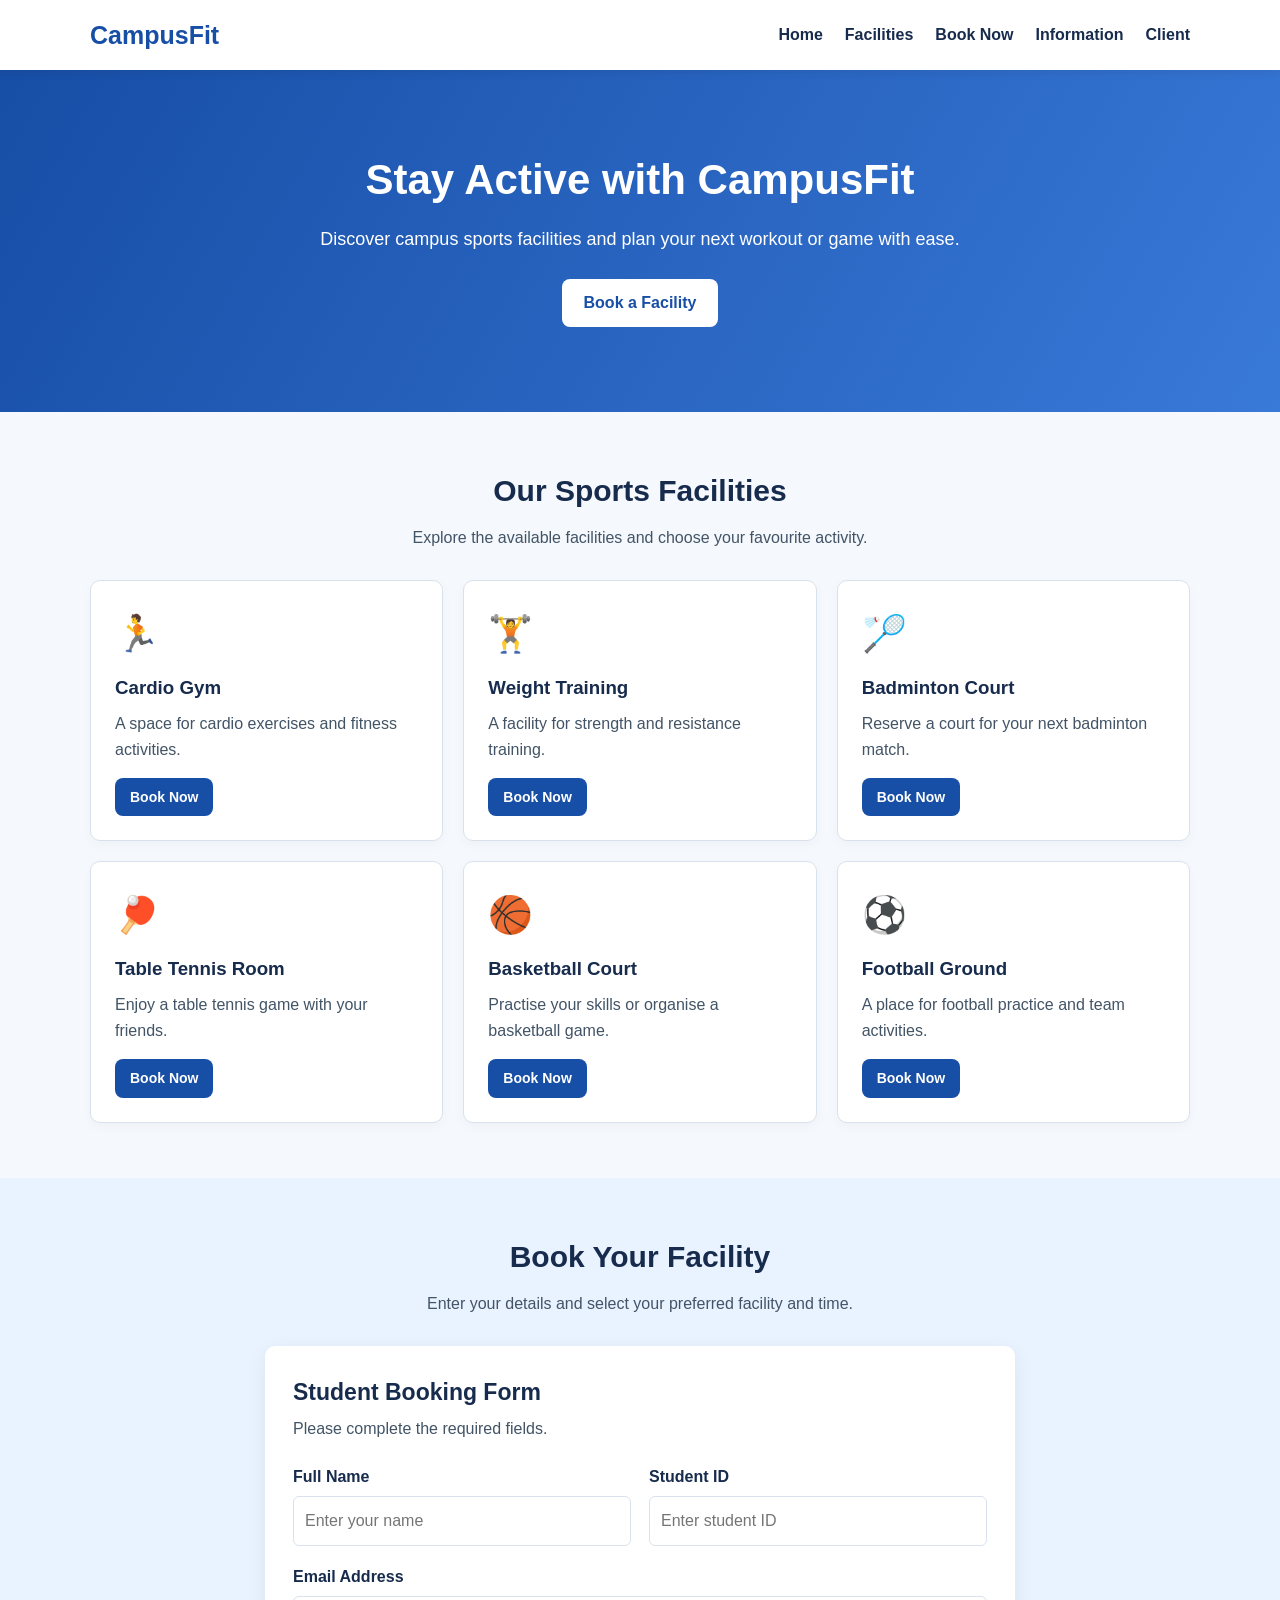
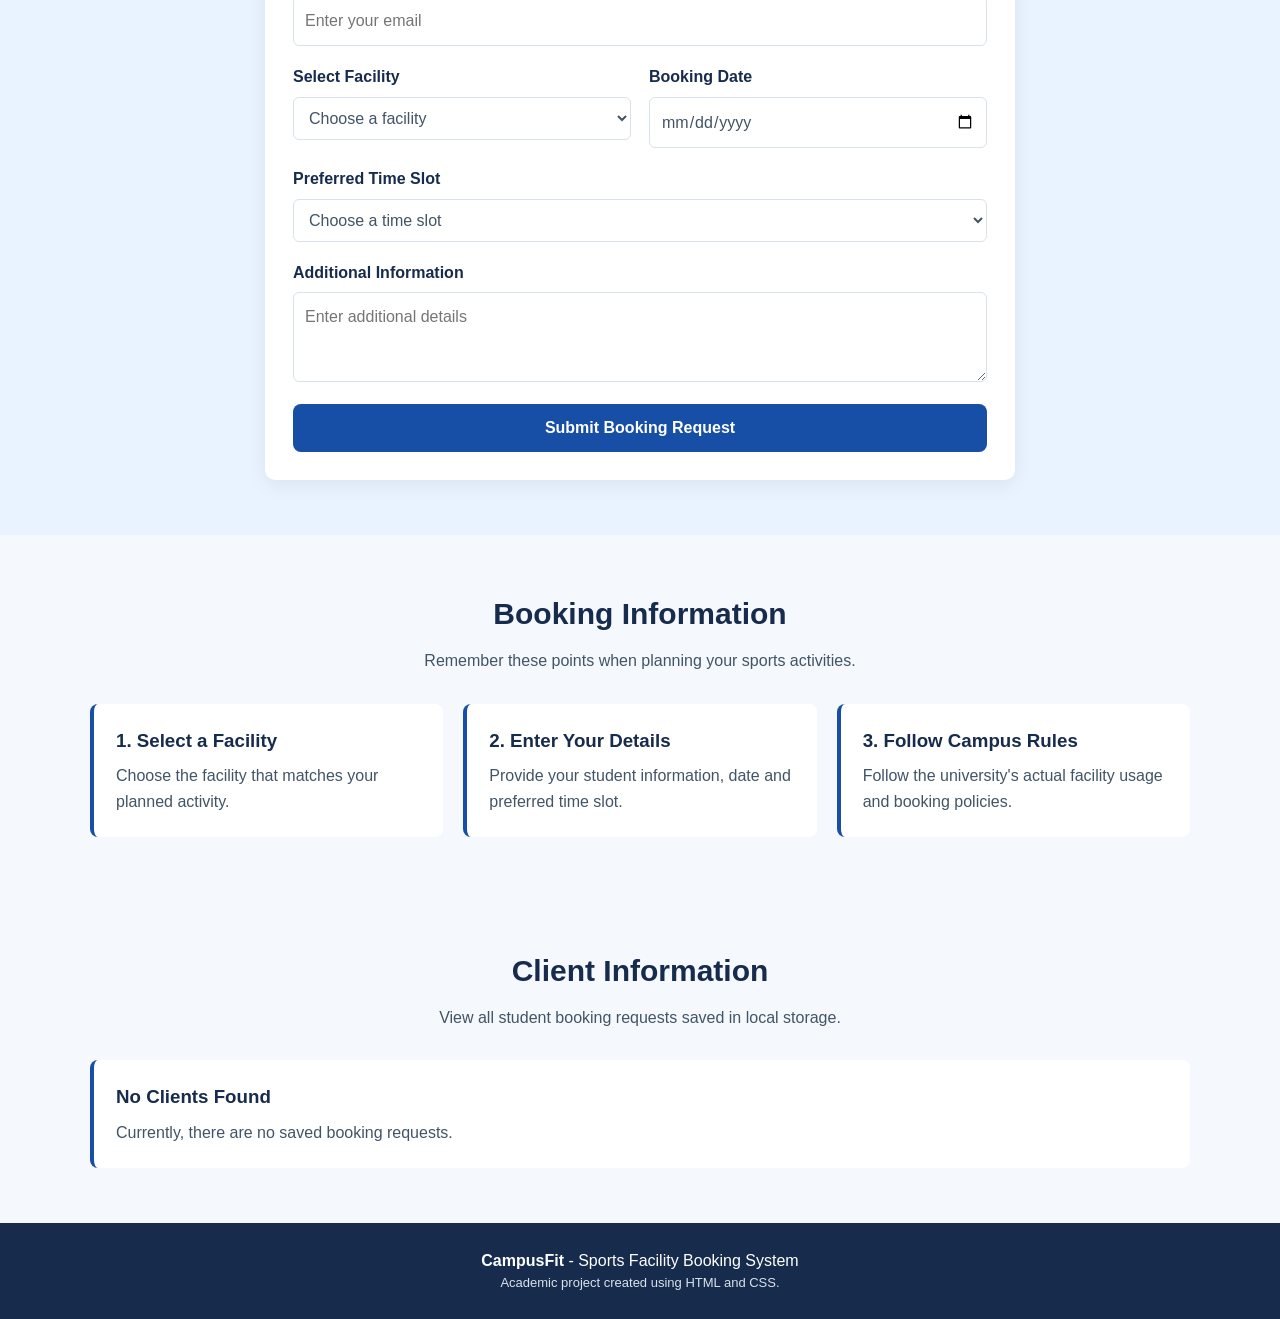
<file: index.html>
<!DOCTYPE html>
<html lang="en">

<head>
    <meta charset="UTF-8">
    <meta name="viewport" content="width=device-width, initial-scale=1.0">
    <title>CampusFit | Sports Facility Booking</title>
    <link rel="stylesheet" href="index.css">
</head>

<body>


    <header class="navbar">
        <div class="container nav-container">
            <a href="#home" class="logo">CampusFit</a>
            <nav class="nav-links">
                <a href="#home">Home</a>
                <a href="#facilities">Facilities</a>
                <a href="#booking">Book Now</a>
                <a href="#information">Information</a>
                <a href="#clients">Client</a>
            </nav>
        </div>
    </header>

    <main>


        <section class="hero" id="home">
            <div class="container">
                <h1>Stay Active with CampusFit</h1>
                <p>Discover campus sports facilities and plan your next workout or game with ease.</p>
                <a href="#booking" class="button">Book a Facility</a>
            </div>
        </section>


        <section class="section" id="facilities">
            <div class="container">
                <h2 class="section-title">Our Sports Facilities</h2>
                <p class="section-description">Explore the available facilities and choose your favourite activity.</p>

                <div class="facilities-grid">

                    <article class="facility-card">
                        <div class="facility-icon">🏃</div>
                        <h3>Cardio Gym</h3>
                        <p>A space for cardio exercises and fitness activities.</p>
                        <a href="#booking" class="button">Book Now</a>
                    </article>

                    <article class="facility-card">
                        <div class="facility-icon">🏋️</div>
                        <h3>Weight Training</h3>
                        <p>A facility for strength and resistance training.</p>
                        <a href="#booking" class="button">Book Now</a>
                    </article>

                    <article class="facility-card">
                        <div class="facility-icon">🏸</div>
                        <h3>Badminton Court</h3>
                        <p>Reserve a court for your next badminton match.</p>
                        <a href="#booking" class="button">Book Now</a>
                    </article>

                    <article class="facility-card">
                        <div class="facility-icon">🏓</div>
                        <h3>Table Tennis Room</h3>
                        <p>Enjoy a table tennis game with your friends.</p>
                        <a href="#booking" class="button">Book Now</a>
                    </article>

                    <article class="facility-card">
                        <div class="facility-icon">🏀</div>
                        <h3>Basketball Court</h3>
                        <p>Practise your skills or organise a basketball game.</p>
                        <a href="#booking" class="button">Book Now</a>
                    </article>

                    <article class="facility-card">
                        <div class="facility-icon">⚽</div>
                        <h3>Football Ground</h3>
                        <p>A place for football practice and team activities.</p>
                        <a href="#booking" class="button">Book Now</a>
                    </article>

                </div>
            </div>
        </section>


        <section class="section booking-section" id="booking">
            <div class="container">
                <h2 class="section-title">Book Your Facility</h2>
                <p class="section-description">Enter your details and select your preferred facility and time.</p>

                <div class="booking-box">
                    <h3>Student Booking Form</h3>
                    <p class="booking-note">Please complete the required fields.</p>

                    <form action="#" method="get">
                        <div class="form-grid">

                            <div class="form-group">
                                <label for="student-name">Full Name</label>
                                <input type="text" id="student-name" name="student-name" placeholder="Enter your name"
                                    required>
                            </div>

                            <div class="form-group">
                                <label for="student-id">Student ID</label>
                                <input type="text" id="student-id" name="student-id" placeholder="Enter student ID"
                                    required>
                            </div>

                            <div class="form-group full-width">
                                <label for="email">Email Address</label>
                                <input type="email" id="email" name="email" placeholder="Enter your email" required>
                            </div>

                            <div class="form-group">
                                <label for="facility">Select Facility</label>
                                <select id="facility" name="facility" required>
                                    <option value="">Choose a facility</option>
                                    <option value="cardio">Cardio Gym</option>
                                    <option value="weight">Weight Training</option>
                                    <option value="badminton">Badminton Court</option>
                                    <option value="table-tennis">Table Tennis Room</option>
                                    <option value="basketball">Basketball Court</option>
                                    <option value="football">Football Ground</option>
                                </select>
                            </div>

                            <div class="form-group">
                                <label for="booking-date">Booking Date</label>
                                <input type="date" id="booking-date" name="booking-date" required>
                            </div>

                            <div class="form-group full-width">
                                <label for="time-slot">Preferred Time Slot</label>
                                <select id="time-slot" name="time-slot" required>
                                    <option value="">Choose a time slot</option>
                                    <option value="morning">Morning: 8 AM - 10 AM</option>
                                    <option value="midday">Midday: 10 AM - 12 PM</option>
                                    <option value="afternoon">Afternoon: 2 PM - 4 PM</option>
                                    <option value="evening">Evening: 4 PM - 6 PM</option>
                                </select>
                            </div>

                            <div class="form-group full-width">
                                <label for="additional-info">Additional Information</label>
                                <textarea id="additional-info" name="additional-info"
                                    placeholder="Enter additional details"></textarea>
                            </div>

                        </div>

                        <button type="submit" class="button submit-button">Submit Booking Request</button>
                    </form>
                </div>
            </div>
        </section>


        <section class="section" id="information">
            <div class="container">
                <h2 class="section-title">Booking Information</h2>
                <p class="section-description">Remember these points when planning your sports activities.</p>

                <div class="information-grid">
                    <article class="information-card">
                        <h3>1. Select a Facility</h3>
                        <p>Choose the facility that matches your planned activity.</p>
                    </article>

                    <article class="information-card">
                        <h3>2. Enter Your Details</h3>
                        <p>Provide your student information, date and preferred time slot.</p>
                    </article>

                    <article class="information-card">
                        <h3>3. Follow Campus Rules</h3>
                        <p>Follow the university's actual facility usage and booking policies.</p>
                    </article>
                </div>
            </div>
        </section>

        <section class="section" id="clients">
            <div class="container">
                <h2 class="section-title">Client Information</h2>
                <p class="section-description">
                    View all student booking requests saved in local storage.
                </p>

                <div id="client-list"></div>
            </div>
        </section>

    </main>


    <footer class="footer">
        <div class="container">
            <p><strong>CampusFit</strong> - Sports Facility Booking System</p>
            <p class="footer-note">Academic project created using HTML and CSS.</p>
        </div>
    </footer>
     <script src="index.js"></script>
</body>

</html>
</file>
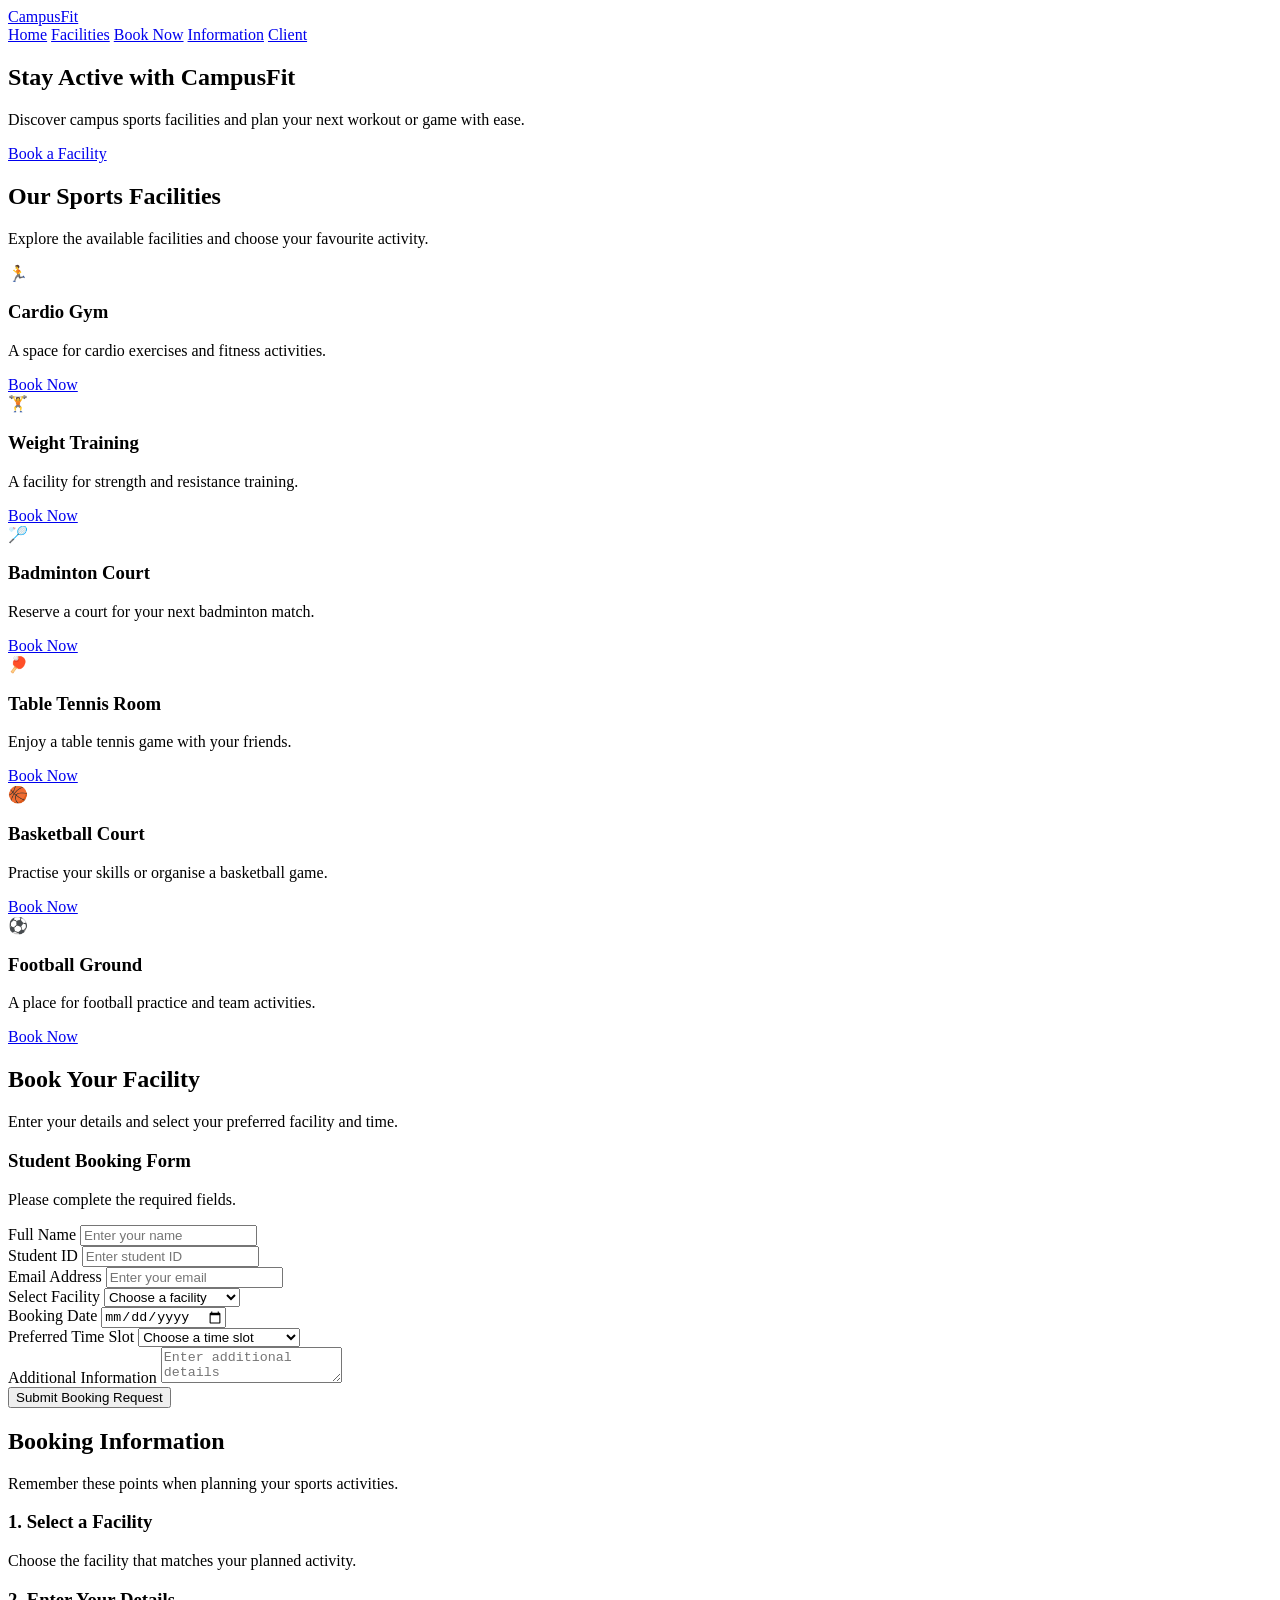
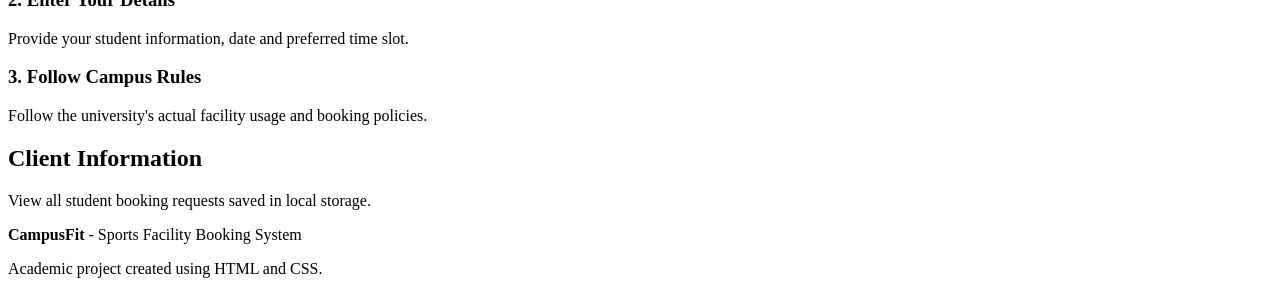
<file: project.html>
<!DOCTYPE html>
<html lang="en">

<head>
    <meta charset="UTF-8">
    <meta name="viewport" content="width=device-width, initial-scale=1.0">
    <title>CampusFit | Sports Facility Booking</title>
</head>

<body>


    <header class="navbar">
        <div class="container nav-container">
            <a href="#home" class="logo">CampusFit</a>
            <nav class="nav-links">
                <a href="#home">Home</a>
                <a href="#facilities">Facilities</a>
                <a href="#booking">Book Now</a>
                <a href="#information">Information</a>
                <a href="#clients">Client</a>
            </nav>
        </div>
    </header>

    <main>


        <section class="hero" id="home">
            <div class="container">
                <h1>Stay Active with CampusFit</h1>
                <p>Discover campus sports facilities and plan your next workout or game with ease.</p>
                <a href="#booking" class="button">Book a Facility</a>
            </div>
        </section>


        <section class="section" id="facilities">
            <div class="container">
                <h2 class="section-title">Our Sports Facilities</h2>
                <p class="section-description">Explore the available facilities and choose your favourite activity.</p>

                <div class="facilities-grid">

                    <article class="facility-card">
                        <div class="facility-icon">🏃</div>
                        <h3>Cardio Gym</h3>
                        <p>A space for cardio exercises and fitness activities.</p>
                        <a href="#booking" class="button">Book Now</a>
                    </article>

                    <article class="facility-card">
                        <div class="facility-icon">🏋️</div>
                        <h3>Weight Training</h3>
                        <p>A facility for strength and resistance training.</p>
                        <a href="#booking" class="button">Book Now</a>
                    </article>

                    <article class="facility-card">
                        <div class="facility-icon">🏸</div>
                        <h3>Badminton Court</h3>
                        <p>Reserve a court for your next badminton match.</p>
                        <a href="#booking" class="button">Book Now</a>
                    </article>

                    <article class="facility-card">
                        <div class="facility-icon">🏓</div>
                        <h3>Table Tennis Room</h3>
                        <p>Enjoy a table tennis game with your friends.</p>
                        <a href="#booking" class="button">Book Now</a>
                    </article>

                    <article class="facility-card">
                        <div class="facility-icon">🏀</div>
                        <h3>Basketball Court</h3>
                        <p>Practise your skills or organise a basketball game.</p>
                        <a href="#booking" class="button">Book Now</a>
                    </article>

                    <article class="facility-card">
                        <div class="facility-icon">⚽</div>
                        <h3>Football Ground</h3>
                        <p>A place for football practice and team activities.</p>
                        <a href="#booking" class="button">Book Now</a>
                    </article>

                </div>
            </div>
        </section>


        <section class="section booking-section" id="booking">
            <div class="container">
                <h2 class="section-title">Book Your Facility</h2>
                <p class="section-description">Enter your details and select your preferred facility and time.</p>

                <div class="booking-box">
                    <h3>Student Booking Form</h3>
                    <p class="booking-note">Please complete the required fields.</p>

                    <form action="#" method="get">
                        <div class="form-grid">

                            <div class="form-group">
                                <label for="student-name">Full Name</label>
                                <input type="text" id="student-name" name="student-name" placeholder="Enter your name"
                                    required>
                            </div>

                            <div class="form-group">
                                <label for="student-id">Student ID</label>
                                <input type="text" id="student-id" name="student-id" placeholder="Enter student ID"
                                    required>
                            </div>

                            <div class="form-group full-width">
                                <label for="email">Email Address</label>
                                <input type="email" id="email" name="email" placeholder="Enter your email" required>
                            </div>

                            <div class="form-group">
                                <label for="facility">Select Facility</label>
                                <select id="facility" name="facility" required>
                                    <option value="">Choose a facility</option>
                                    <option value="cardio">Cardio Gym</option>
                                    <option value="weight">Weight Training</option>
                                    <option value="badminton">Badminton Court</option>
                                    <option value="table-tennis">Table Tennis Room</option>
                                    <option value="basketball">Basketball Court</option>
                                    <option value="football">Football Ground</option>
                                </select>
                            </div>

                            <div class="form-group">
                                <label for="booking-date">Booking Date</label>
                                <input type="date" id="booking-date" name="booking-date" required>
                            </div>

                            <div class="form-group full-width">
                                <label for="time-slot">Preferred Time Slot</label>
                                <select id="time-slot" name="time-slot" required>
                                    <option value="">Choose a time slot</option>
                                    <option value="morning">Morning: 8 AM - 10 AM</option>
                                    <option value="midday">Midday: 10 AM - 12 PM</option>
                                    <option value="afternoon">Afternoon: 2 PM - 4 PM</option>
                                    <option value="evening">Evening: 4 PM - 6 PM</option>
                                </select>
                            </div>

                            <div class="form-group full-width">
                                <label for="additional-info">Additional Information</label>
                                <textarea id="additional-info" name="additional-info"
                                    placeholder="Enter additional details"></textarea>
                            </div>

                        </div>

                        <button type="submit" class="button submit-button">Submit Booking Request</button>
                    </form>
                </div>
            </div>
        </section>


        <section class="section" id="information">
            <div class="container">
                <h2 class="section-title">Booking Information</h2>
                <p class="section-description">Remember these points when planning your sports activities.</p>

                <div class="information-grid">
                    <article class="information-card">
                        <h3>1. Select a Facility</h3>
                        <p>Choose the facility that matches your planned activity.</p>
                    </article>

                    <article class="information-card">
                        <h3>2. Enter Your Details</h3>
                        <p>Provide your student information, date and preferred time slot.</p>
                    </article>

                    <article class="information-card">
                        <h3>3. Follow Campus Rules</h3>
                        <p>Follow the university's actual facility usage and booking policies.</p>
                    </article>
                </div>
            </div>
        </section>

        <section class="section" id="clients">
            <div class="container">
                <h2 class="section-title">Client Information</h2>
                <p class="section-description">
                    View all student booking requests saved in local storage.
                </p>

                <div id="client-list"></div>
            </div>
        </section>

    </main>


    <footer class="footer">
        <div class="container">
            <p><strong>CampusFit</strong> - Sports Facility Booking System</p>
            <p class="footer-note">Academic project created using HTML and CSS.</p>
        </div>
    </footer>

</body>

</html>
</file>
<file: index.css>
* {
            margin: 0;
            padding: 0;
            box-sizing: border-box;
}

:root {
--primary: #174ea6;
--light-blue: #e9f2ff;
            --dark: #172b4d;
            --white: #ffffff;
            --text: #425466;
            --border: #d9e2ec;
        }

        html {
            scroll-behavior: smooth;
        }

        body {
            font-family: Arial, sans-serif;
            background: #f5f8fc;
            color: var(--text);
            line-height: 1.6;
        }

        a {
            text-decoration: none;
            color: inherit;
        }

        button,
        input,
        select,
        textarea {
            font: inherit;
        }

        .container {
            width: 90%;
            max-width: 1100px;
            margin: auto;
        }

        .section {
            padding: 55px 0;
        }

        .section-title {
            color: var(--dark);
            text-align: center;
            font-size: 30px;
            margin-bottom: 10px;
        }

        .section-description {
            text-align: center;
            max-width: 650px;
            margin: 0 auto 30px;
        }


        .navbar {
            background: var(--white);
            box-shadow: 0 2px 10px #00000012;
            position: sticky;
            top: 0;
            z-index: 10;
        }

        .nav-container {
            display: flex;
            justify-content: space-between;
            align-items: center;
            gap: 20px;
            padding: 15px 0;
        }

        .logo {
            color: var(--primary);
            font-size: 25px;
            font-weight: bold;
        }

        .nav-links {
            display: flex;
            flex-wrap: wrap;
            gap: 22px;
        }

        .nav-links a {
            color: var(--dark);
            font-weight: bold;
            transition: color 0.3s;
        }

        .nav-links a:hover {
            color: var(--primary);
        }


        .hero {
            background: linear-gradient(120deg, #174ea6, #3979d8);
            color: var(--white);
            text-align: center;
            padding: 85px 20px;
        }

        .hero h1 {
            font-size: 42px;
            line-height: 1.2;
            margin-bottom: 20px;
        }

        .hero p {
            max-width: 650px;
            margin: 0 auto 25px;
            font-size: 18px;
        }


        .button {
            display: inline-block;
            background: var(--primary);
            color: var(--white);
            padding: 11px 22px;
            border: none;
            border-radius: 8px;
            font-weight: bold;
            cursor: pointer;
            transition: background 0.3s, transform 0.3s;
        }

        .hero .button {
            background: var(--white);
            color: var(--primary);
        }

        .button:hover {
            background: #0d3475;
            color: var(--white);
            transform: translateY(-2px);
        }

        .facilities-grid {
            display: grid;
            grid-template-columns: repeat(3, 1fr);
            gap: 20px;
        }

        .facility-card {
            background: var(--white);
            padding: 24px;
            border: 1px solid var(--border);
            border-radius: 10px;
            box-shadow: 0 4px 12px #00000008;
            transition: transform 0.3s, box-shadow 0.3s;
        }

        .facility-card:hover {
            transform: translateY(-5px);
            box-shadow: 0 8px 20px #00000018;
        }

        .facility-icon {
            font-size: 36px;
            margin-bottom: 10px;
        }

        .facility-card h3 {
            color: var(--dark);
            margin-bottom: 8px;
        }

        .facility-card p {
            margin-bottom: 16px;
        }

        .facility-card .button {
            padding: 8px 15px;
            font-size: 14px;
        }


        .booking-section {
            background: var(--light-blue);
        }

        .booking-box {
            max-width: 750px;
            margin: auto;
            padding: 28px;
            background: var(--white);
            border-radius: 10px;
            box-shadow: 0 5px 20px #00000010;
        }

        .booking-box h3 {
            color: var(--dark);
            font-size: 23px;
            margin-bottom: 5px;
        }

        .booking-note {
            margin-bottom: 22px;
        }

        .form-grid {
            display: grid;
            grid-template-columns: repeat(2, 1fr);
            gap: 18px;
        }

        .form-group {
            display: flex;
            flex-direction: column;
            gap: 7px;
        }

        .full-width {
            grid-column: 1 / -1;
        }

        .form-group label {
            color: var(--dark);
            font-weight: bold;
        }

        .form-group input,
        .form-group select,
        .form-group textarea {
            width: 100%;
            padding: 11px;
            border: 1px solid var(--border);
            border-radius: 6px;
            background: var(--white);
            color: var(--text);
        }

        .form-group input:focus,
        .form-group select:focus,
        .form-group textarea:focus {
            outline: 2px solid var(--primary);
        }

        .form-group textarea {
            min-height: 90px;
            resize: vertical;
        }

        .submit-button {
            width: 100%;
            margin-top: 22px;
        }


        .information-grid {
            display: grid;
            grid-template-columns: repeat(3, 1fr);
            gap: 20px;
        }

        .information-card {
            background: var(--white);
            padding: 22px;
            border-left: 4px solid var(--primary);
            border-radius: 8px;
        }

        .information-card h3 {
            color: var(--dark);
            margin-bottom: 8px;
        }


        .footer {
            background: var(--dark);
            color: var(--white);
            text-align: center;
            padding: 25px 15px;
        }

        .footer-note {
            font-size: 13px;
            color: #d9e2ec;
        }


        @media (max-width: 800px) {

            .facilities-grid,
            .information-grid {
                grid-template-columns: repeat(2, 1fr);
            }

            .nav-container {
                flex-direction: column;
            }

            .nav-links {
                justify-content: center;
            }

            .hero h1 {
                font-size: 34px;
            }
        }

        @media (max-width: 550px) {

            .facilities-grid,
            .information-grid,
            .form-grid {
                grid-template-columns: 1fr;
            }

            .full-width {
                grid-column: auto;
            }

            .hero {
                padding: 60px 15px;
            }

            .hero h1 {
                font-size: 28px;
            }

            .hero p {
                font-size: 16px;
            }

            .section {
                padding: 40px 0;
            }

            .section-title {
                font-size: 25px;
            }

            .booking-box {
                padding: 20px;
            }

            .nav-links {
                gap: 12px;
                font-size: 14px;
            }
        }
</file>
